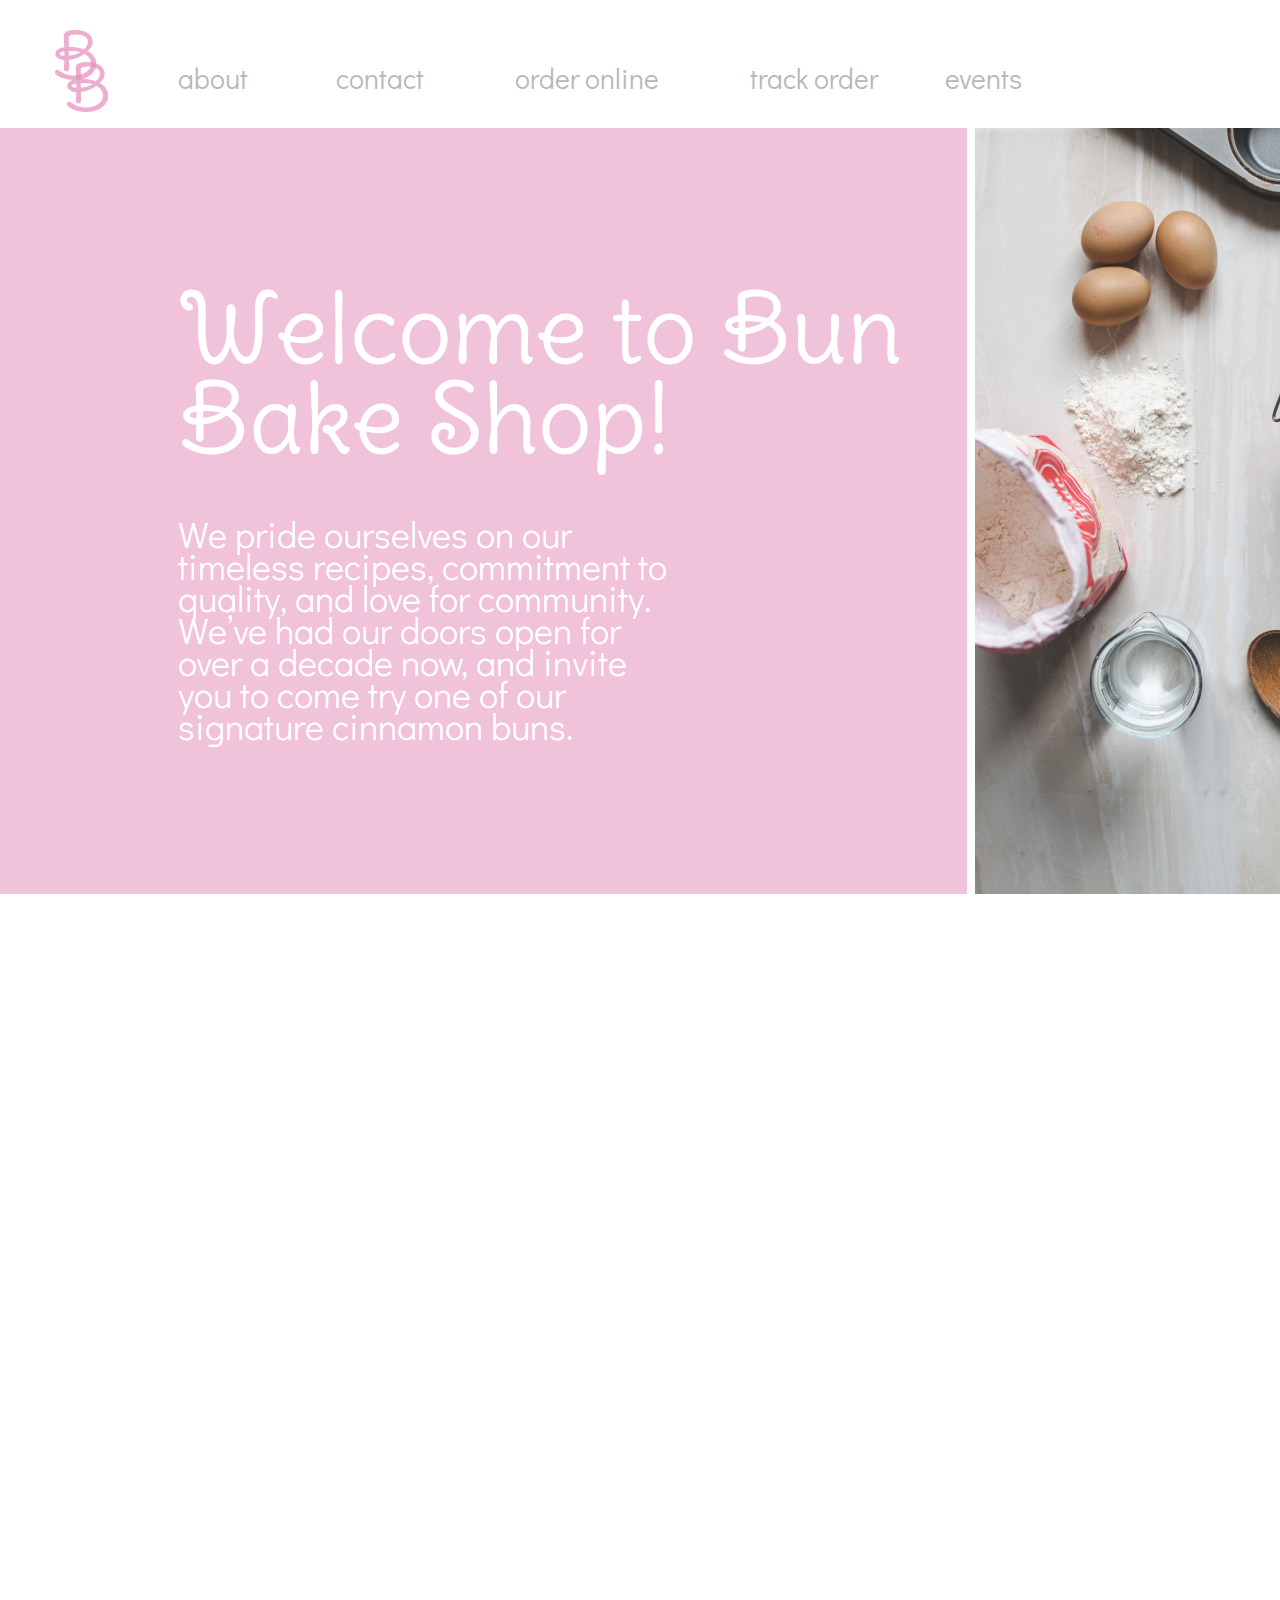
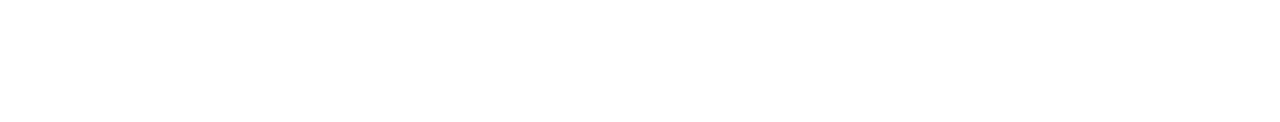
<file: index.html>
<!DOCTYPE html>
<html>
<head>
    <title>Bun Bake Shop - Home</title>
    <meta charset="UTF-8">
    <!-- styles -->
    <link rel="stylesheet" type="text/css" href="style_hw6_home-page.css">
    <!-- fonts -->
    <link rel="preconnect" href="https://fonts.googleapis.com"> 
	<link rel="preconnect" href="https://fonts.gstatic.com" crossorigin> 
	<link href="https://fonts.googleapis.com/css2?family=Didact+Gothic&display=swap" rel="stylesheet">
	<link rel="preconnect" href="https://fonts.googleapis.com"> 
	<link rel="preconnect" href="https://fonts.gstatic.com" crossorigin> 
	<link href="https://fonts.googleapis.com/css2?family=Delius+Swash+Caps&family=Didact+Gothic&display=swap" rel="stylesheet">
    <!-- javascript -->
	<script src="main.js" type="text/javascript"></script>

</head>

<body>
    <div id="nav">
		<a href="index_hw6_home-page.html"><img src="images/Bun-Bake-Shop-Logo.png" id="logo" alt="bun bakeshop logo" /></a>
		<a href="index_hw6_checkout.html"><img src="images/Bun-Bake-Shop_checkout-icon.png" id="checkout-icon" alt="checkout icon" /></a>
		<a href ="index_hw6_about-page.html" id="about">about</a>
       	<a href ="index_hw6_contact-page.html" id="contact">contact</a>
       	<a href ="index_hw6_order-online-page.html" id="order-online">order online</a>
       	<a href ="index_hw6_track-order-page.html" id="track-order" >track order</a>
       	<a href ="index_hw6_events.html" id="events">events</a>

    </div>    

	<div id="content">  
	<h1>Welcome to Bun Bake Shop!</h1>
	<p>We pride ourselves on our timeless recipes, commitment to quality, and love for community. We’ve had our doors open for over a decade now, and invite you to come try one of our signature cinnamon buns.</p>
	
		
		<div id="home-page-image-cage" alt="cooking utensils and baking ingredients"></div>
	</div> 	
	<div id="footer"></div>
	<div id="right-border"></div>
    
 

</body>

</html>
</file>
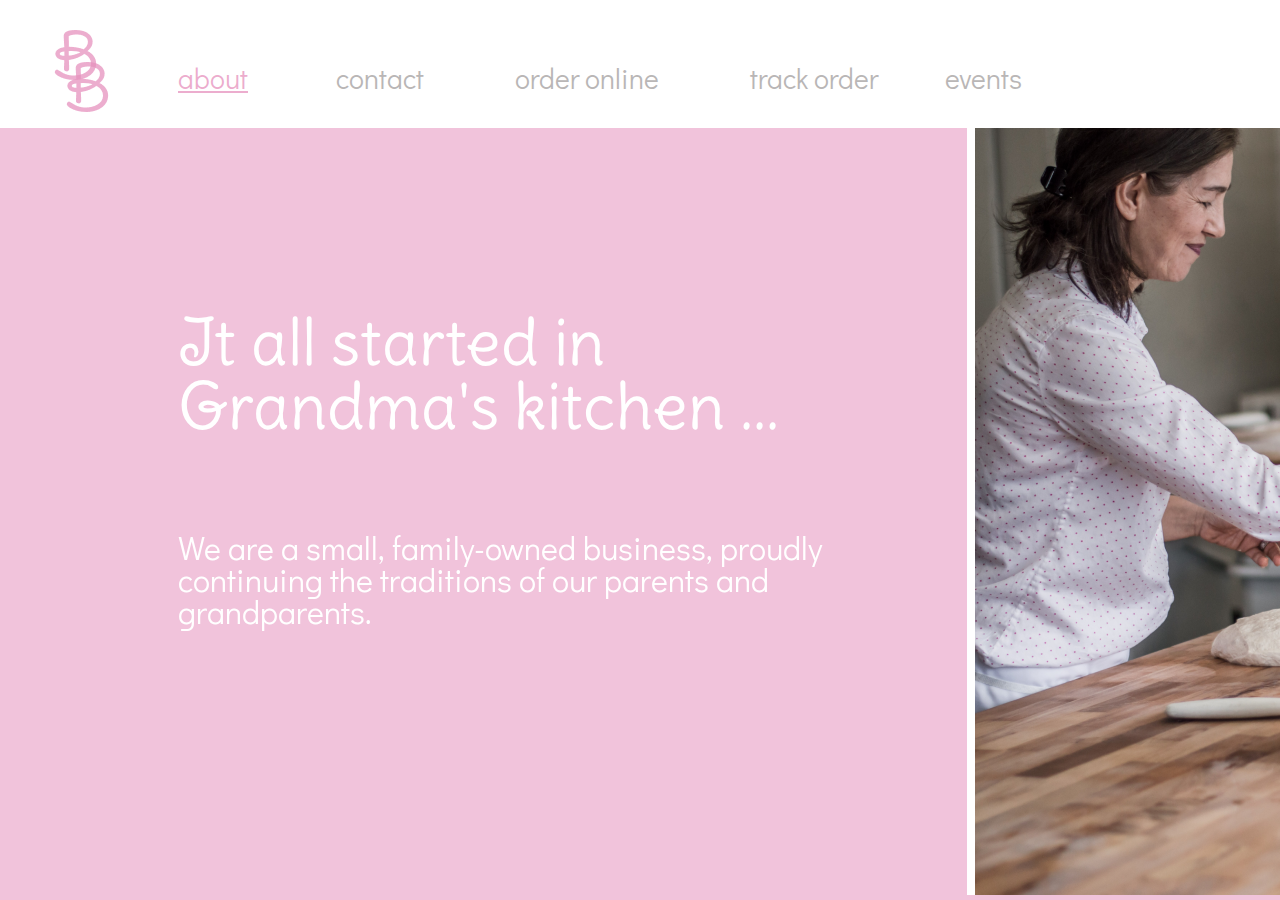
<file: index_hw6_about-page.html>
<!DOCTYPE html>
<html>
<head>
    <title>Bun Bake Shop - About</title>
    <meta charset="UTF-8">
    <!-- styles -->
    <link rel="stylesheet" type="text/css" href="style_hw6_home-page.css">
    <!-- fonts -->
    <link rel="preconnect" href="https://fonts.googleapis.com"> 
	<link rel="preconnect" href="https://fonts.gstatic.com" crossorigin> 
	<link href="https://fonts.googleapis.com/css2?family=Didact+Gothic&display=swap" rel="stylesheet">
	<link rel="preconnect" href="https://fonts.googleapis.com"> 
	<link rel="preconnect" href="https://fonts.gstatic.com" crossorigin> 
	<link href="https://fonts.googleapis.com/css2?family=Delius+Swash+Caps&family=Didact+Gothic&display=swap" rel="stylesheet">
    <!-- javascript -->
	<script src="main.js" type="text/javascript"></script>

</head>

<body>
	
    <div id="nav">
  		 <a href="index.html"><img src="images/Bun-Bake-Shop-Logo.png" id="logo" alt="bun bakeshop logo"></a>
		<a href="index_hw6_checkout.html"><img src="images/Bun-Bake-Shop_checkout-icon.png" id="checkout-icon" alt="checkout icon" /></a>
		<a href ="index_hw6_about-page.html" id="about-selected">about</a>
       	<a href ="index_hw6_contact-page.html" id="contact">contact</a>
       	<a href ="index_hw6_order-online-page.html" id="order-online">order online</a>
       	<a href ="index_hw6_track-order-page.html" id="track-order" >track order</a>
       	<a href ="index_hw6_events.html" id="events">events</a>

    </div>    

	<div id="content">  
	
	<p id="tracking-text" style="width:800px">It all started in <br> Grandma's kitchen ... </p>
	<p id="tracking-text-p" style="top:500px">We are a small, family-owned business, proudly continuing the traditions of our parents and grandparents.</p>
	
	<div id="about-page-image-cage" alt="person baking in kitchen"></div>
	</div> 	


</body>

</html>
</file>
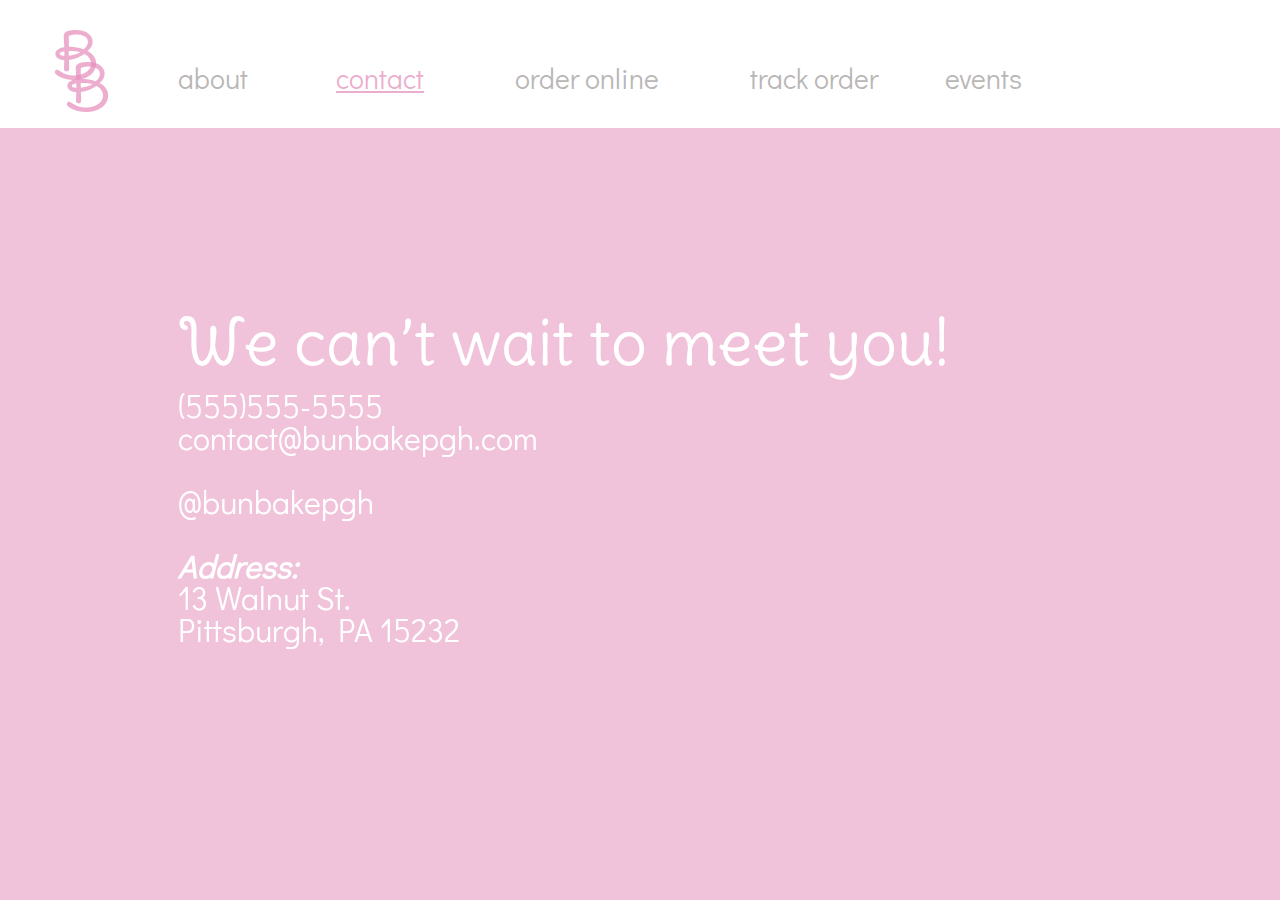
<file: index_hw6_contact-page.html>
<!DOCTYPE html>
<html>
<head>
    <title>Bun Bake Shop - Contact</title>
    <meta charset="UTF-8">
    <!-- styles -->
    <link rel="stylesheet" type="text/css" href="style_hw6_home-page.css">
    <!-- fonts -->
    <link rel="preconnect" href="https://fonts.googleapis.com"> 
	<link rel="preconnect" href="https://fonts.gstatic.com" crossorigin> 
	<link href="https://fonts.googleapis.com/css2?family=Didact+Gothic&display=swap" rel="stylesheet">
	<link rel="preconnect" href="https://fonts.googleapis.com"> 
	<link rel="preconnect" href="https://fonts.gstatic.com" crossorigin> 
	<link href="https://fonts.googleapis.com/css2?family=Delius+Swash+Caps&family=Didact+Gothic&display=swap" rel="stylesheet">
    <!-- javascript -->
	<script src="main.js" type="text/javascript"></script>

</head>

<body>
	
    <div id="nav">
  		 <a href="index.html"><img src="images/Bun-Bake-Shop-Logo.png" id="logo" alt="bun bakeshop logo"></a>
		<a href="index_hw6_checkout.html"><img src="images/Bun-Bake-Shop_checkout-icon.png" id="checkout-icon" alt="checkout icon" /></a>
		<a href ="index_hw6_about-page.html" id="about">about</a>
       	<a href ="index_hw6_contact-page.html" id="contact-selected">contact</a>
       	<a href ="index_hw6_order-online-page.html" id="order-online">order online</a>
       	<a href ="index_hw6_track-order-page.html" id="track-order" >track order</a>
       	<a href ="index_hw6_events.html" id="events">events</a>

    </div>    

	<div id="content">  
	
	<p id="tracking-text" style="width:800px">We can’t wait to meet you!</p>
	<p id="tracking-text-p">(555)555-5555<br>
	contact@bunbakepgh.com
	<br><br>
	@bunbakepgh
	<br><br>

	<b><i>Address:</b></i><br>
	13 Walnut St.<br>
	Pittsburgh, PA 15232
	</p>

	
	
	</div> 	

 

</body>

</html>
</file>
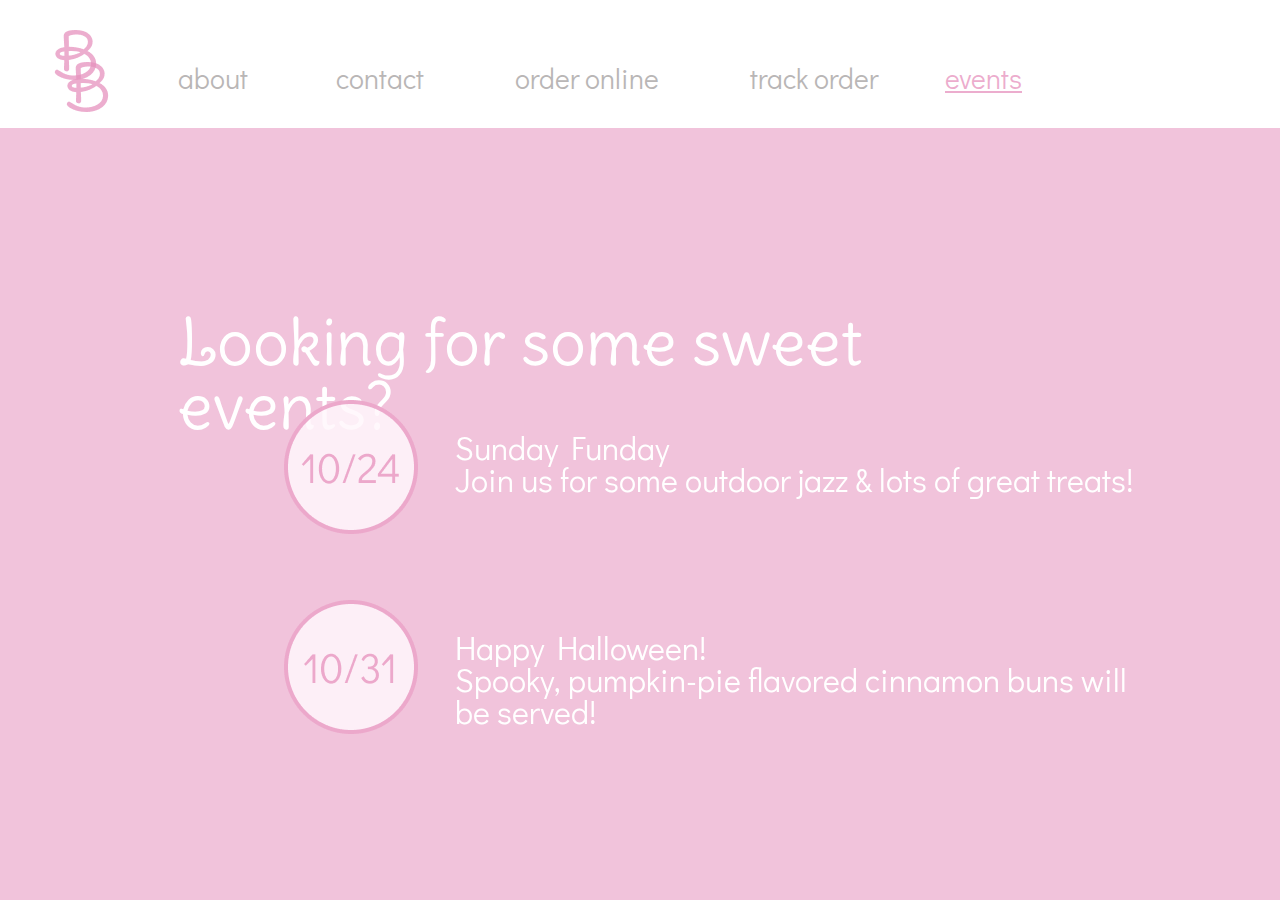
<file: index_hw6_events.html>
<!DOCTYPE html>
<html>
<head>
    <title>Bun Bake Shop - Order Online</title>
    <meta charset="UTF-8">
    <!-- styles -->
    <link rel="stylesheet" type="text/css" href="style_hw6_home-page.css">
    <!-- fonts -->
    <link rel="preconnect" href="https://fonts.googleapis.com"> 
	<link rel="preconnect" href="https://fonts.gstatic.com" crossorigin> 
	<link href="https://fonts.googleapis.com/css2?family=Didact+Gothic&display=swap" rel="stylesheet">
	<link rel="preconnect" href="https://fonts.googleapis.com"> 
	<link rel="preconnect" href="https://fonts.gstatic.com" crossorigin> 
	<link href="https://fonts.googleapis.com/css2?family=Delius+Swash+Caps&family=Didact+Gothic&display=swap" rel="stylesheet">
    <!-- javascript -->
	<script src="main.js" type="text/javascript"></script>

</head>

<body>
	
    <div id="nav">
  		 <a href="index.html"><img src="images/Bun-Bake-Shop-Logo.png" id="logo" alt="bun bakeshop logo"></a>
		<a href="index_hw6_checkout.html"><img src="images/Bun-Bake-Shop_checkout-icon.png" id="checkout-icon" alt="checkout icon" /></a>
		<a href ="index_hw6_about-page.html" id="about">about</a>
       	<a href ="index_hw6_contact-page.html" id="contact">contact</a>
       	<a href ="index_hw6_order-online-page.html" id="order-online">order online</a>
       	<a href ="index_hw6_track-order-page.html" id="track-order" >track order</a>
       	<a href ="index_hw6_events.html" id="events-selected">events</a>

    </div>    

	<div id="content">  
	
	<p id="tracking-text" style="width: 915px">Looking for some sweet events?</p>

	
	<div id="oct-24" alt="circle with event date"></div>
	<p class="events-text">Sunday Funday<br>Join us for some outdoor jazz & lots of great treats!</p>
	
	<div id="oct-31" alt="circle with event date"></div>
	<p class="events-text" style="top:600px">Happy Halloween!<br>Spooky, pumpkin-pie flavored cinnamon buns will be served!</p>
	
	
	</div> 	

 

</body>

</html>
</file>
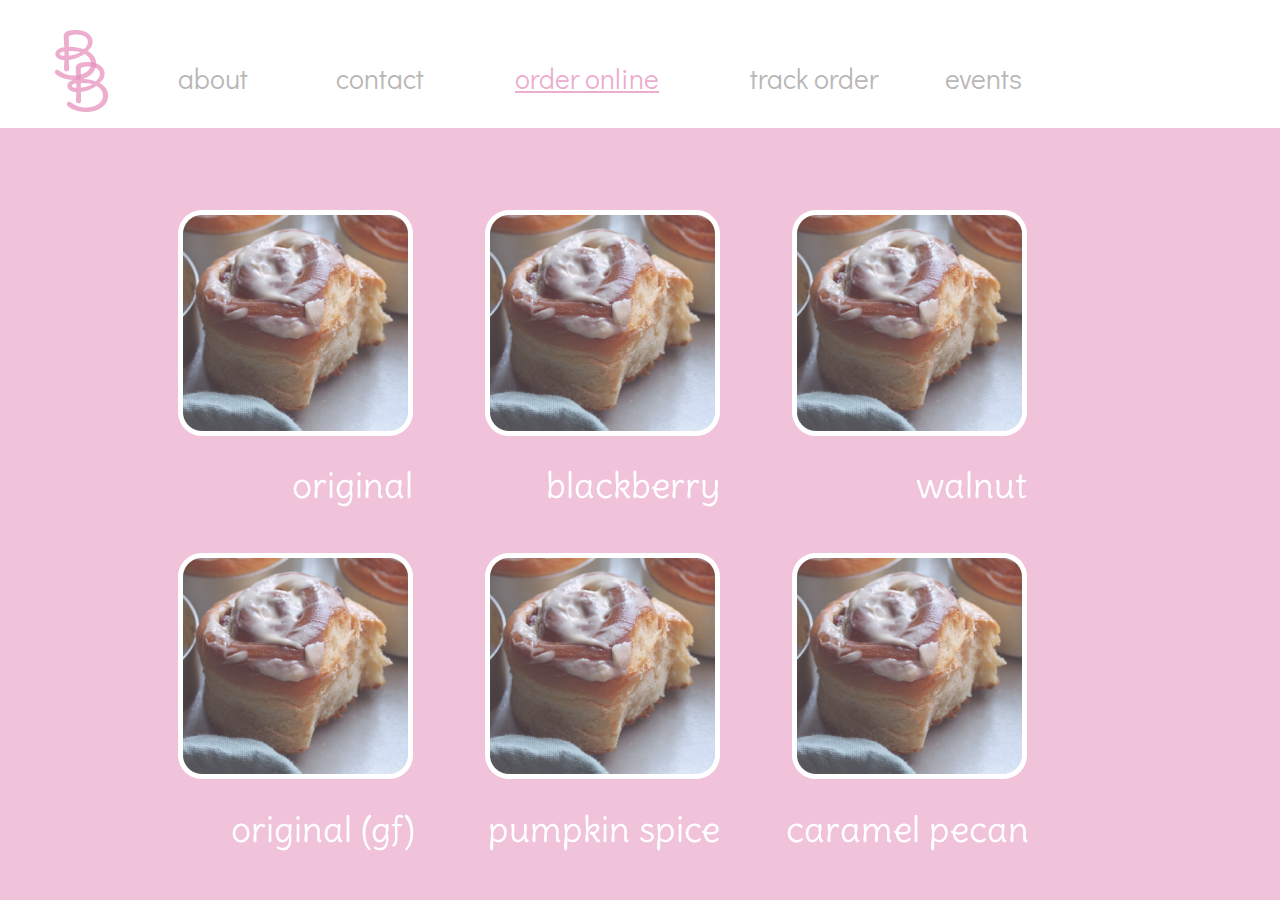
<file: index_hw6_order-online-page.html>
<!DOCTYPE html>
<html>
<head>
    <title>Bun Bake Shop - Order Online</title>
    <meta charset="UTF-8">
    <!-- styles -->
    <link rel="stylesheet" type="text/css" href="style_hw6_home-page.css">
    <!-- fonts -->
    <link rel="preconnect" href="https://fonts.googleapis.com"> 
	<link rel="preconnect" href="https://fonts.gstatic.com" crossorigin> 
	<link href="https://fonts.googleapis.com/css2?family=Didact+Gothic&display=swap" rel="stylesheet">
	<link rel="preconnect" href="https://fonts.googleapis.com"> 
	<link rel="preconnect" href="https://fonts.gstatic.com" crossorigin> 
	<link href="https://fonts.googleapis.com/css2?family=Delius+Swash+Caps&family=Didact+Gothic&display=swap" rel="stylesheet">
    <!-- javascript -->
	<script src="main.js" type="text/javascript"></script>

</head>

<body>
	
    <div id="nav">
  		 <a href="index.html"><img src="images/Bun-Bake-Shop-Logo.png" id="logo" alt="bun bakeshop logo"></a>
		<a href="index_hw6_checkout.html"><img src="images/Bun-Bake-Shop_checkout-icon.png" id="checkout-icon" alt="checkout icon" /></a>
		<a href ="index_hw6_about-page.html" id="about">about</a>
       	<a href ="index_hw6_contact-page.html" id="contact">contact</a>
       	<a href ="index_hw6_order-online-page.html" id="order-online-selected">order online</a>
       	<a href ="index_hw6_track-order-page.html" id="track-order" >track order</a>
       	<a href ="index_hw6_events.html" id="events">events</a>

    </div>    

	<div id="content">  
	
	<h2 style=left:292px>original</h2>
	<h2 style=left:546px>blackberry</h2>
	<h2 style=left:916px>walnut</h2>
	
	<a href="index_hw6_product-detail-page.html"><div class="original-roll-pic" alt="cinnamon roll" style=left:178px></div></a>
	<a href="index_hw6_product-detail-page-blackberry.html"><div class="original-roll-pic" alt="cinnamon roll" style=left:485px></div></a>
	<a href="index_hw6_product-detail-page-walnut.html"><div class="original-roll-pic" alt="cinnamon roll" style=left:792px></div></a>

	
	<h2 class="bottom-h2" style=left:231px>original (gf)</h2>
	<h2 class="bottom-h2" style=left:488px>pumpkin spice</h2>
	<h2 class="bottom-h2" style=left:786px>caramel pecan</h2>
	
	<div class="original-roll-pic-bottom-row" alt="cinnamon roll" style=left:178px></div>
	<div class="original-roll-pic-bottom-row" alt="cinnamon roll" style=left:485px></div>
	<div class="original-roll-pic-bottom-row" alt="cinnamon roll" style=left:792px></div>
	
	
	</div> 	


 

</body>

</html>
</file>
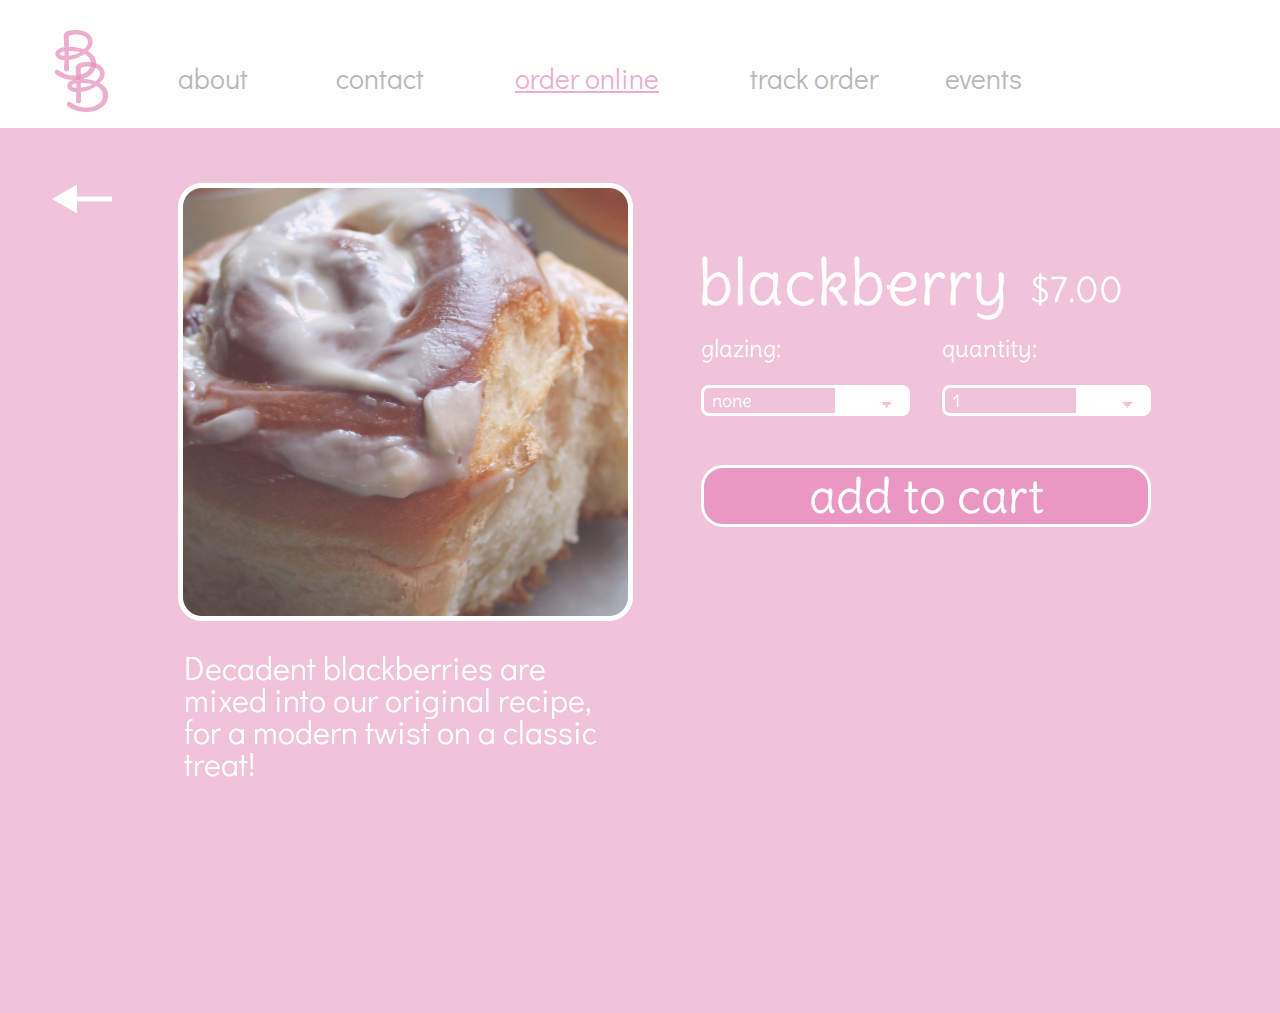
<file: index_hw6_product-detail-page-blackberry.html>
<!DOCTYPE html>
<html>
<head>
    <title>Bun Bake Shop - Product Details</title>
    <meta charset="UTF-8">
    <!-- styles -->
    <link rel="stylesheet" type="text/css" href="style_hw6_home-page.css">
    <!-- fonts -->
    <link rel="preconnect" href="https://fonts.googleapis.com"> 
	<link rel="preconnect" href="https://fonts.gstatic.com" crossorigin> 
	<link href="https://fonts.googleapis.com/css2?family=Didact+Gothic&display=swap" rel="stylesheet">
	<link rel="preconnect" href="https://fonts.googleapis.com"> 
	<link rel="preconnect" href="https://fonts.gstatic.com" crossorigin> 
	<link href="https://fonts.googleapis.com/css2?family=Delius+Swash+Caps&family=Didact+Gothic&display=swap" rel="stylesheet">
    <!-- javascript -->
	<script src="main.js" type="text/javascript"></script>

</head>

<body>
	
    <div id="nav">
  		 <a href="index.html"><img src="images/Bun-Bake-Shop-Logo.png" id="logo" alt="bun bakeshop logo"></a>
		<a href="index_hw6_checkout.html"><img src="images/Bun-Bake-Shop_checkout-icon.png" id="checkout-icon" alt="checkout icon" /></a>
		<a href ="index_hw6_about-page.html" id="about">about</a>
       	<a href ="index_hw6_contact-page.html" id="contact">contact</a>
       	<a href ="index_hw6_order-online-page.html" id="order-online-selected">order online</a>
       	<a href ="index_hw6_track-order-page.html" id="track-order" >track order</a>
       	<a href ="index_hw6_events.html" id="events">events</a>

    </div>    

	<div id="content">  
	
	<h3 id="flavor">blackberry</h3>
	<p id="price">$7.00</p>
	<p class="selections">glazing:</p>
	<p class="selections" style="left:942px">quantity:</p>
	<p class="description">Decadent blackberries are mixed into our original recipe, for a modern twist on a classic treat!</p>

	

	<div class="original-roll-pic-large" alt="cinnamon roll"></div>

	
	<div>
	<select name="glazing-option" id="glazing-option-id" onChange=update()>
		<option value="7.00">none</option>
		<option value="7.50">sugar-milk</option>
		<option value="7.50">vanilla-milk</option>
		<option value="7.50">double-chocolate</option>
	</select>
	</div>
	
	<div>
	<select name="quantity-option" id="quantity-option-id" onChange=update()>
		<option value="1">1</option>
		<option value="3">3</option>
		<option value="6">6</option>
		<option value="12">12</option>
	</select>
	</div>

	<div id="cartpop"> </div>



	<button class="add-to-cart-button" onClick="cartamt(); itemalert()"> add to cart </button>
	
	<a href="index_hw6_order-online-page.html"><div class="back-arrow" alt="back arrow"></div></a>
	
	</div> 	
	
	

  


 

</body>

</html>
</file>
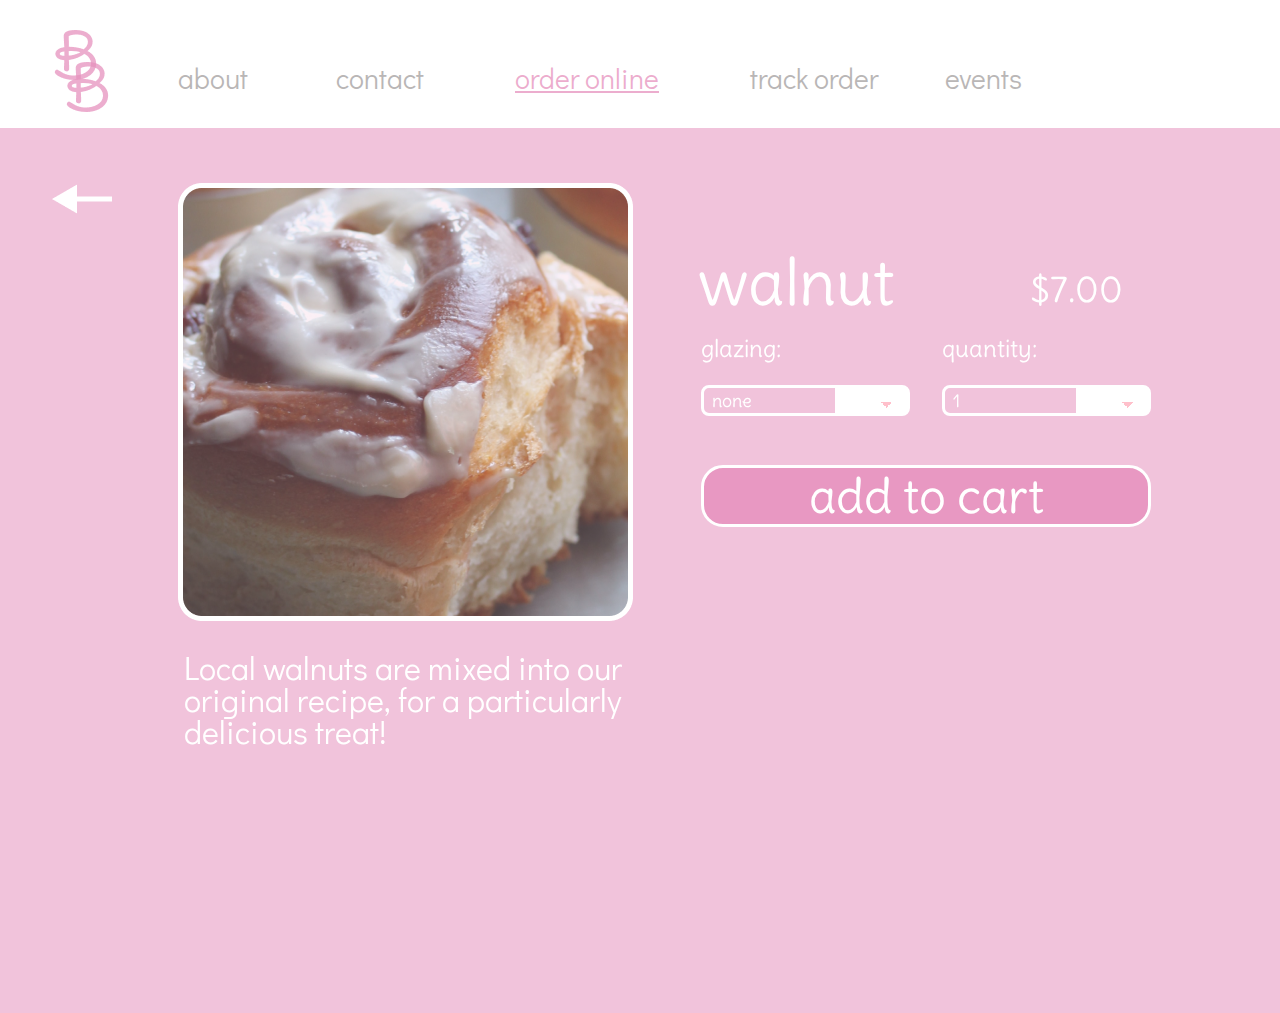
<file: index_hw6_product-detail-page-walnut.html>
<!DOCTYPE html>
<html>
<head>
    <title>Bun Bake Shop - Product Details</title>
    <meta charset="UTF-8">
    <!-- styles -->
    <link rel="stylesheet" type="text/css" href="style_hw6_home-page.css">
    <!-- fonts -->
    <link rel="preconnect" href="https://fonts.googleapis.com"> 
	<link rel="preconnect" href="https://fonts.gstatic.com" crossorigin> 
	<link href="https://fonts.googleapis.com/css2?family=Didact+Gothic&display=swap" rel="stylesheet">
	<link rel="preconnect" href="https://fonts.googleapis.com"> 
	<link rel="preconnect" href="https://fonts.gstatic.com" crossorigin> 
	<link href="https://fonts.googleapis.com/css2?family=Delius+Swash+Caps&family=Didact+Gothic&display=swap" rel="stylesheet">
    <!-- javascript -->
	<script src="main.js" type="text/javascript"></script>

</head>

<body>
	
    <div id="nav">
  		 <a href="index.html"><img src="images/Bun-Bake-Shop-Logo.png" id="logo" alt="bun bakeshop logo"></a>
		<a href="index_hw6_checkout.html"><img src="images/Bun-Bake-Shop_checkout-icon.png" id="checkout-icon" alt="checkout icon" /></a>
		<a href ="index_hw6_about-page.html" id="about">about</a>
       	<a href ="index_hw6_contact-page.html" id="contact">contact</a>
       	<a href ="index_hw6_order-online-page.html" id="order-online-selected">order online</a>
       	<a href ="index_hw6_track-order-page.html" id="track-order">track order</a>
       	<a href ="index_hw6_events.html" id="events">events</a>

    </div>    

	<div id="content">  
	
	<h3 id="flavor">walnut</h3>
	<p id="price">$7.00</p>
	<p class="selections">glazing:</p>
	<p class="selections" style="left:942px">quantity:</p>
	<p class="description">Local walnuts are mixed into our original recipe, for a particularly delicious treat!</p>

	

	<div class="original-roll-pic-large" alt="cinnamon roll"></div>

	
	<div>
	<select name="glazing-option" id="glazing-option-id" onChange=update()>
		<option value="7.00">none</option>
		<option value="7.50">sugar-milk</option>
		<option value="7.50">vanilla-milk</option>
		<option value="7.50">double-chocolate</option>
	</select>
	</div>
	
	<div>
	<select name="quantity-option" id="quantity-option-id" onChange=update()>
		<option value="1">1</option>
		<option value="3">3</option>
		<option value="6">6</option>
		<option value="12">12</option>
	</select>
	</div>

	<div id="cartpop"> </div>



	<button class="add-to-cart-button" onClick="cartamt(); itemalert()"> add to cart </button>
	
	<a href="index_hw6_order-online-page.html"><div class="back-arrow" alt="back arrow"></div></a>
	
	</div> 	
	
	

</body>

</html>
</file>
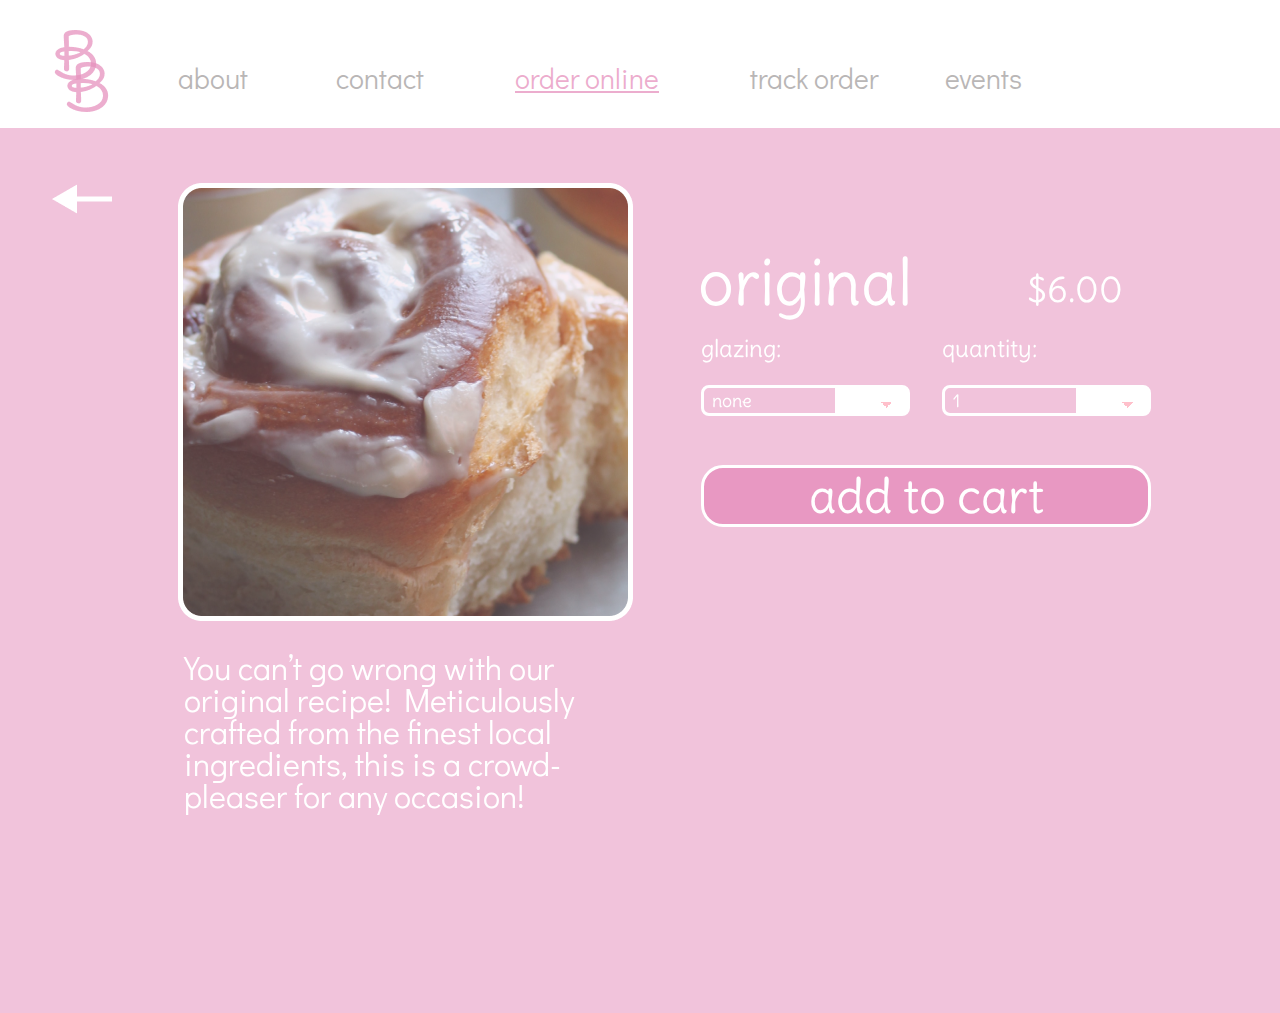
<file: index_hw6_product-detail-page.html>
<!DOCTYPE html>
<html>
<head>
    <title>Bun Bake Shop - Product Details</title>
    <meta charset="UTF-8">
    <!-- styles -->
    <link rel="stylesheet" type="text/css" href="style_hw6_home-page.css">
    <!-- fonts -->
    <link rel="preconnect" href="https://fonts.googleapis.com"> 
	<link rel="preconnect" href="https://fonts.gstatic.com" crossorigin> 
	<link href="https://fonts.googleapis.com/css2?family=Didact+Gothic&display=swap" rel="stylesheet">
	<link rel="preconnect" href="https://fonts.googleapis.com"> 
	<link rel="preconnect" href="https://fonts.gstatic.com" crossorigin> 
	<link href="https://fonts.googleapis.com/css2?family=Delius+Swash+Caps&family=Didact+Gothic&display=swap" rel="stylesheet">
    <!-- javascript -->
	<script src="main.js" type="text/javascript"></script>

</head>

<body>
	
    <div id="nav">
  		 <a href="index.html"><img src="images/Bun-Bake-Shop-Logo.png" id="logo" alt="bun bakeshop logo"></a>
		<a href="index_hw6_checkout.html"><img src="images/Bun-Bake-Shop_checkout-icon.png" id="checkout-icon" alt="checkout icon" /></a>
		<a href ="index_hw6_about-page.html" id="about">about</a>
       	<a href ="index_hw6_contact-page.html" id="contact">contact</a>
       	<a href ="index_hw6_order-online-page.html" id="order-online-selected">order online</a>
       	<a href ="index_hw6_track-order-page.html" id="track-order" >track order</a>
       	<a href ="index_hw6_events.html" id="events">events</a>

    </div>    

	<div id="content">  
	
	<h3 id="flavor">original</h3>
	<p id="price">$6.00</p>
	<p class="selections">glazing:</p>
	<p class="selections" style="left:942px">quantity:</p>
	<p class="description">You can’t go wrong with our original recipe! Meticulously crafted from the finest local ingredients, this is a crowd-pleaser for any occasion!</p>

	

	<div class="original-roll-pic-large" alt="cinnamon roll"></div>

	
	<div>
	<select name="glazing-option" id="glazing-option-id" onChange=update()>
		<option value="6.00">none</option>
		<option value="6.50">sugar-milk</option>
		<option value="6.50">vanilla-milk</option>
		<option value="6.50">double-chocolate</option>
	</select>
	</div>
	
	<div>
	<select name="quantity-option" id="quantity-option-id" onChange=update()>
		<option value="1">1</option>
		<option value="3">3</option>
		<option value="6">6</option>
		<option value="12">12</option>
	</select>
	</div>

	<div id="cartpop"> </div>



	<button class="add-to-cart-button" onClick="cartamt(); itemalert()"> add to cart </button>
	
	<a href="index_hw6_order-online-page.html"><div class="back-arrow" alt="back arrow"></div></a>
	
	</div> 	
	
	
 

</body>

</html>
</file>
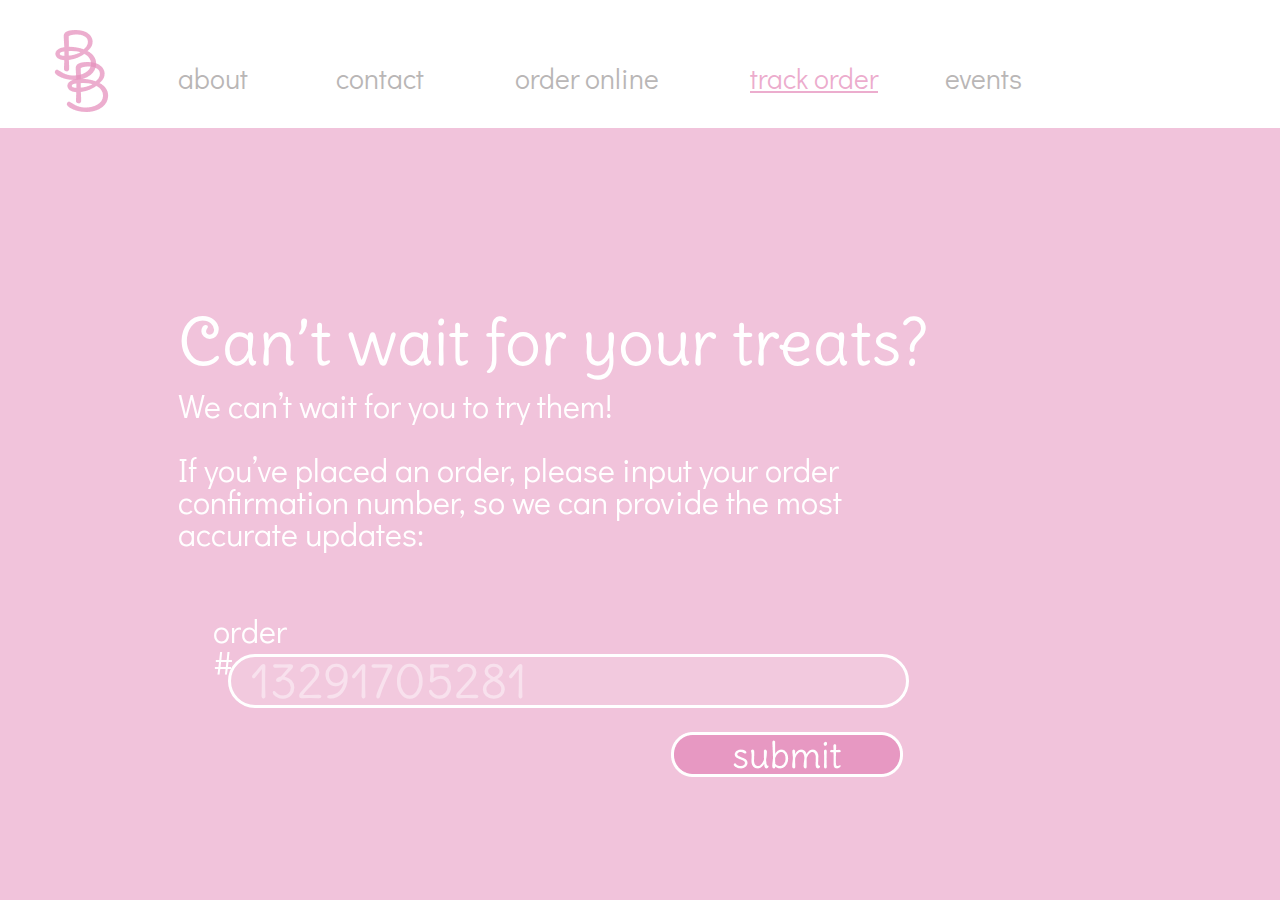
<file: index_hw6_track-order-page.html>
<!DOCTYPE html>
<html>
<head>
    <title>Bun Bake Shop - Order Online</title>
    <meta charset="UTF-8">
    <!-- styles -->
    <link rel="stylesheet" type="text/css" href="style_hw6_home-page.css">
    <!-- fonts -->
    <link rel="preconnect" href="https://fonts.googleapis.com"> 
	<link rel="preconnect" href="https://fonts.gstatic.com" crossorigin> 
	<link href="https://fonts.googleapis.com/css2?family=Didact+Gothic&display=swap" rel="stylesheet">
	<link rel="preconnect" href="https://fonts.googleapis.com"> 
	<link rel="preconnect" href="https://fonts.gstatic.com" crossorigin> 
	<link href="https://fonts.googleapis.com/css2?family=Delius+Swash+Caps&family=Didact+Gothic&display=swap" rel="stylesheet">
    <!-- javascript -->
	<script src="main.js" type="text/javascript"></script>

</head>

<body>
	
    <div id="nav">
  		 <a href="index.html"><img src="images/Bun-Bake-Shop-Logo.png" id="logo" alt="bun bakeshop logo"></a>
		<a href="index_hw6_checkout.html"><img src="images/Bun-Bake-Shop_checkout-icon.png" id="checkout-icon" alt="checkout icon" /></a>
		<a href ="index_hw6_about-page.html" id="about">about</a>
       	<a href ="index_hw6_contact-page.html" id="contact">contact</a>
       	<a href ="index_hw6_order-online-page.html" id="order-online">order online</a>
       	<a href ="index_hw6_track-order-page.html" id="track-order-selected" >track order</a>
       	<a href ="index_hw6_events.html" id="events">events</a>

    </div>    

	<div id="content">  
	
	<p id="tracking-text">Can’t wait for your treats?</p>
	<p id="tracking-text-p">We can’t wait for you to try them! <br><br>If you’ve placed an order, please input your order confirmation number, so we can provide  the most accurate updates:</p>
	<p id="order-text">order #</p>
	
	<p id="order-sample-text">13291705281</p>
	
	<div id="tracking-submit" alt="submit button for order tracking"></div>
	
	
	</div> 	


 

</body>

</html>
</file>
<file: style_hw6_home-page.css>
* {

	width: 75%;
	height: 75%;
}


/*********** OVERALL PAGE ************/



body {
	position: fixed;
    background: rgba(230, 145, 189, 0.55);
    width: 1440px;
    height: 900px;
    margin: 0 auto;
    }

#content{
	color: #FFFFFF;
}


/*********** NAVIGATION ITEMS ************/


#nav {
	position: fixed;
	width: 100%;
	height: 128px;
	background: #FFFFFF;
	
	left: 0px;
	top: 0px;
}

#about{
	position: absolute;
	width: 70px;
	height: 37px;
	left: 178px;
	top: 60px;

	font-family: Didact Gothic;
	font-style: normal;
	font-weight: normal;
	font-size: 28px;
	line-height: 37px;
	color: #B9B6B6;
	text-decoration: none;
}

#contact{
	position: absolute;
	width: 88px;
	height: 37px;
	left: 336px;
	top: 60px;

	font-family: Didact Gothic;
	font-style: normal;
	font-weight: normal;
	font-size: 28px;
	line-height: 37px;
	color: #B9B6B6;
	text-decoration: none;
}

#order-online{
	position: absolute;
	width: 144px;
	height: 37px;
	left: 515px;
	top: 60px;

	font-family: Didact Gothic;
	font-style: normal;
	font-weight: normal;
	font-size: 28px;
	line-height: 37px;
	color: #B9B6B6;
	text-decoration: none;
}

#track-order{
	position: absolute;
	width: 129px;
	height: 37px;
	left: 750px;
	top: 60px;

	font-family: Didact Gothic;
	font-style: normal;
	font-weight: normal;
	font-size: 28px;
	line-height: 37px;
	color: #B9B6B6;
	text-decoration: none;
}


#events{

	position: absolute;
	width: 77px;
	height: 37px;
	left: 945px;
	top: 60px;

	font-family: Didact Gothic;
	font-style: normal;
	font-weight: normal;
	font-size: 28px;
	line-height: 37px;

	text-decoration: none;

	color: #B9B6B6;


}


#logo{

position: absolute;
z-index: 9999;
width: 60px;
height: 122px;
left: 52px;
top: 11px;

}

#checkout-icon{
	position: absolute;
	width: 77.5px;
	height: 56.5px;
	left: 1282px;
	top: 51px;

}


/*********** SELECTED NAV ITEMS ************/

#order-online-selected{
	position: absolute;
	width: 144px;
	height: 37px;
	left: 515px;
	top: 60px;

	font-family: Didact Gothic;
	font-style: normal;
	font-weight: normal;
	font-size: 28px;
	line-height: 37px;
	color: rgba(230, 145, 189, 0.75);
	text-decoration: underline;
}

#track-order-selected{
	position: absolute;
	width: 129px;
	height: 37px;
	left: 750px;
	top: 60px;

	font-family: Didact Gothic;
	font-style: normal;
	font-weight: normal;
	font-size: 28px;
	line-height: 37px;
	color: rgba(230, 145, 189, 0.75);
	text-decoration: underline;
}

#contact-selected{
	position: absolute;
	width: 88px;
	height: 37px;
	left: 336px;
	top: 60px;

	font-family: Didact Gothic;
	font-style: normal;
	font-weight: normal;
	font-size: 28px;
	line-height: 37px;
	color: rgba(230, 145, 189, 0.75);
	text-decoration: underline;
}

#about-selected{
	position: absolute;
	width: 70px;
	height: 37px;
	left: 178px;
	top: 60px;

	font-family: Didact Gothic;
	font-style: normal;
	font-weight: normal;
	font-size: 28px;
	line-height: 37px;
	color: rgba(230, 145, 189, 0.75);
	text-decoration: underline;
}


#events-selected {

	position: absolute;
	width: 77px;
	height: 37px;
	left: 945px;
	top: 60px;

	font-family: Didact Gothic;
	font-style: normal;
	font-weight: normal;
	font-size: 28px;
	line-height: 37px;

	color: rgba(230, 145, 189, 0.75);
	text-decoration: underline;


}

/*********** TEXT ************/

h1 {
	position: absolute;
	width: 739px;
	height: 355px;
	left: 178px;
	top: 220px;

	font-family: Delius Swash Caps;
	font-style: normal;
	font-weight: normal;
	font-size: 96px;
	line-height: 90px;
}

p {
	position: absolute;
	width: 498px;
	height: 319px;
	left: 178px;
	top: 482px;

	font-family: Didact Gothic;
	font-style: normal;
	font-weight: normal;
	font-size: 36px;
	line-height: 32px;
}

h2{
	position: absolute;
	width: 121px;
	height: 36px;
	top: 438px;

	font-family: Delius Swash Caps;
	font-style: normal;
	font-weight: normal;
	font-size: 36px;
	line-height: 36px;

}

.bottom-h2{
	position: absolute;
	width: 260px;
	height: 36px;
	top: 782px;

	font-family: Delius Swash Caps;
	font-style: normal;
	font-weight: normal;
	font-size: 36px;
	line-height: 36px;
}

h3{

	position: absolute;
	width: 215px;
	height: 36px;
	left: 698px;
	top: 200px;

	font-family: Delius Swash Caps;
	font-style: normal;
	font-weight: normal;
	font-size: 64px;
	line-height: 36px;
}

#price{
	position: absolute;
	width: 96px;
	height: 24px;
	left: 1027px;
	top: 242px;

	font-family: Delius Swash Caps;
	font-style: normal;
	font-weight: normal;
	font-size: 36px;
	line-height: 24px;

	text-align: right;
}

.selections{
	position: absolute;
	width: 82px;
	height: 28px;
	left: 701px;
	top: 310px;

	font-family: Delius Swash Caps;
	font-style: normal;
	font-weight: normal;
	font-size: 24px;
	line-height: 28px;
}

.description {
	position: absolute;
	width: 449px;
	height: 169px;
	left: 184px;
	top: 620px;

	font-family: Didact Gothic;
	font-style: normal;
	font-weight: normal;
	font-size: 32px;
	line-height: 32px;

}

#tracking-text{
	position: absolute;
	width: 751px;
	height: 36px;
	left: 178px;
	top: 246px;

	font-family: Delius Swash Caps;
	font-style: normal;
	font-weight: normal;
	font-size: 64px;
	line-height: 64px;
}


#tracking-text-p{
	position: absolute;
	width: 751px;
	height: 191px;
	left: 178px;
	top: 358px;

	font-family: Didact Gothic;
	font-style: normal;
	font-weight: normal;
	font-size: 32px;
	line-height: 32px;

}

#order-text{
	position: absolute;
	width: 100px;
	height: 32px;
	left: 213px;
	top: 583px;

	font-family: Didact Gothic;
	font-style: normal;
	font-weight: normal;
	font-size: 32px;
	line-height: 32px;

}

#order-sample-text{
	position: absolute;
	width: 681px;
	height: 54px;
	left: 228px;
	top: 606px;

	font-family: Delius Swash Caps;
	font-style: normal;
	font-weight: normal;
	font-size: 48px;
	padding-left: 20px;
	padding-top: 8px;

	color: rgba(255, 255, 255, 0.45);
	
	background: rgba(255, 255, 255, 0.1);
	border: 3px solid #FFFFFF;
	box-sizing: border-box;
	border-radius: 28px;


}

.events-text{

	position: absolute;
	width: 703px;
	height: 120px;
	left: 455px;
	top: 400px;

	font-family: Didact Gothic;
	font-style: normal;
	font-weight: normal;
	font-size: 32px;
	line-height: 32px;



	color: #FFFFFF;


}


/*********** IMAGES ************/


#home-page-image{

	position: absolute;
	width: 100%;
	z-index: 10;
	width: 473px;
	left: 967px;
	top: 128px;

}

#home-page-image-cage{
	position: absolute;
	width: 473px;
	height: 767px;
	left: 967px;
	top: 128px;

	background: url(images/calum-lewis-rkT_TG5NKF8-unsplash_1.png);
	border-left-style: solid;
	border-width: 8px;


}

.original-roll-pic{

	position: absolute;
	width: 235px;
	height: 226px;
	top: 210px;
	
	background: url(images/Individual-Roll-Image_original.png);

}

.original-roll-pic-bottom-row{

	position: absolute;
	width: 235px;
	height: 226px;
	top: 553px;
	
	background: url(images/Individual-Roll-Image_original.png);

}

.original-roll-pic-large{

	position: absolute;
	width: 455px;
	height: 438px;
	left: 178px;
	top: 183px;

	background: url(images/Individual-Roll-Image_original-large.png);

}

.back-arrow{

	position: absolute;
	width: 60px;
	height: 30px;
	left: 52px;
	top: 184px;

	background: url(images/Arrow_1.png);

}

#about-page-image-cage{
	position: absolute;
	width: 473px;
	height: 767px;
	left: 967px;
	top: 128px;

	background: url(images/maranda-vandergriff-fZBwUGlKbO8-unsplash_cropped.png);
	border-left-style: solid;
	border-width: 8px;


}

#oct-24{
	position: absolute;
	width: 134px;
	height: 134px;
	left: 284px;
	top: 400px;

	background: url(images/10-24_event-circle_onex.png);



}

#oct-31{
	position: absolute;
	width: 134px;
	height: 134px;
	left: 284px;
	top: 600px;

	background: url(images/10-31_event-circle_onex.png);



}


/*********** OVERALL PAGE BORDER - RIGHT AND BOTTOM ************/


#footer {
	position: absolute;
	width: 100%;
	height:828px;
	background: #FFFFFF;
	
	left: 0px;
	top: 894px;
}

#right-border{
	position: absolute;
	width: 128%;
	height: 1440px;
	background: #FFFFFF;
	
	left: 1440px;
	top: 128px;
}


/*********** DROP-DOWN MENUS ************/


#glazing-menu{

	position: absolute;
	width: 209px;
	height: 31px;
	left: 701px;
	top: 385px;
	
	background: url(images/glazing-menu.png);
}


#quantity-menu{

	position: absolute;
	width: 209px;
	height: 31px;
	left: 701px;
	top: 385px;
	
	background: url(images/quantity-menu.png);
}

#add-to-cart_details{
	position: absolute;
	width: 478px;
	height: 65px;
	left: 687px;
	top: 465px;
	
	background: url(images/add-to-cart_details-screen.png);

}

#tracking-submit{
	position: absolute;
	width: 232px;
	height: 45px;
	left: 671px;
	top: 732px;
	
	background: url(images/order-tracking_submit.png);

}

.add-to-cart-button{
	position: absolute;
	width: 450px;
	height: 62px;
	left: 701px;
	top: 465px;
	background: rgba(230, 145, 189, 0.85);
	border: 3px solid #FFFFFF;
	box-sizing: border-box;
	border-radius: 22px;
	
	font-family: Delius Swash Caps;
	font-weight: normal;
	font-size: 48px;
	line-height: 36px;

	text-align: center;

	color: #FFFFFF;

}

.add-to-cart-button:hover{
	position: absolute;
	width: 450px;
	height: 62px;
	left: 701px;
	top: 465px;
	background: rgba(228, 25, 130, 0.85);
	border: 3px solid #FFFFFF;
	box-sizing: border-box;
	border-radius: 22px;
	
	font-family: Delius Swash Caps;
	font-weight: normal;
	font-size: 48px;
	line-height: 36px;

	text-align: center;

	color: #FFFFFF;

}

select {

	position: absolute;
	width: 209px;
	height: 31px;
	font-family: Delius Swash Caps;
	font-style: normal;
	font-weight: normal;
	font-size: 18px;
	line-height: 22px;
	
	-webkit-appearance: none;
	-moz-appearance: none;
	
	padding-left: 8px;



	color: #FFFFFF;

	border: 3px solid #FFFFFF;
	background-color: transparent;
	box-sizing: border-box;
	border-radius: 8px;

/**** The following background-image, background-position, and background-size I learned how to format from codepen.io https://codepen.io/vkjgr/pen/VYMeXp, I used the format they had and slightly modified ****/
  background-image:
    linear-gradient(45deg, transparent 50%, pink 50%),
    linear-gradient(135deg, pink 50%, transparent 50%),
    linear-gradient(to right, white, white);
  background-position:
    calc(100% - 20px) calc(1em - 4px),
    calc(100% - 15px) calc(1em - 4px),
    100% 0;
  background-size:
    6px 6px,
    6px 6px,
    4em 4em;

  background-repeat: no-repeat;
  
}

#glazing-option-id {
	left: 701px;
	top: 385px;
}

#quantity-option-id {
	left: 942px;
	top: 385px;
}

/****** POP UP SHOPPING CART*******/

#cartpop{

	position: absolute;
	width: 24px;
	height: 24px;
	border-radius: 50%;
	left: 1345px;
	top: 46px;
	display: none;


	background: #E43791;
	
	font-family: Delius Swash Caps;
	font-style: normal;
	font-weight: normal;
	font-size: 16px;
	line-height: 22px;
	text-align: center;
	color: #FFFFFF;
	z-index: +2;
}
</file>
